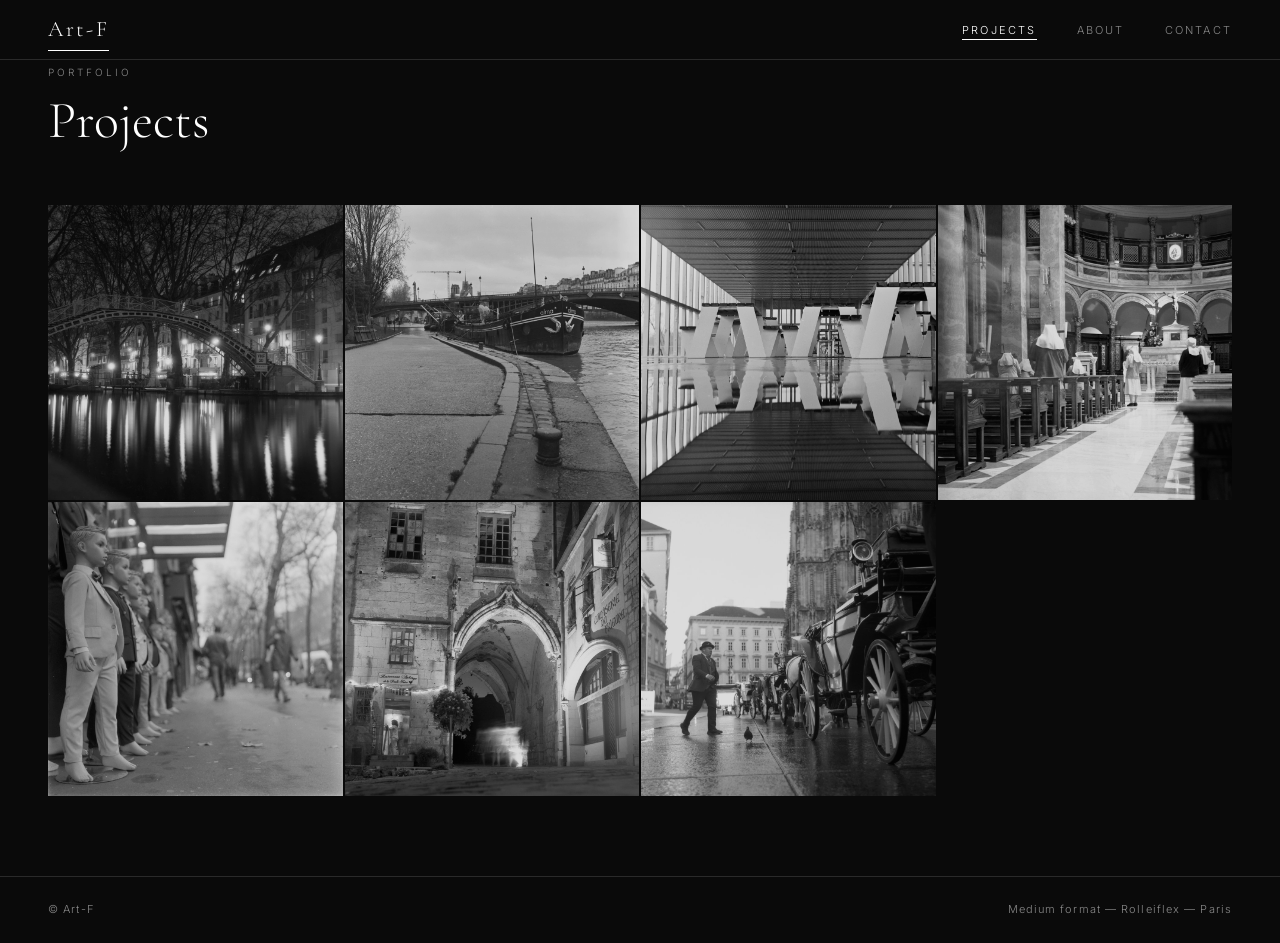
<file: index.html>
<!DOCTYPE html>
<html lang="en">
<head>
  <meta charset="UTF-8">
  <meta name="viewport" content="width=device-width, initial-scale=1.0">
  <title>Art-F — Projects</title>
  <link rel="preconnect" href="https://fonts.googleapis.com">
  <link rel="preconnect" href="https://fonts.gstatic.com" crossorigin>
  <link href="https://fonts.googleapis.com/css2?family=Cormorant+Garamond:ital,wght@0,300;0,400;1,300&family=Inter:wght@300;400&display=swap" rel="stylesheet">
  <link rel="stylesheet" href="style.css">
</head>
<body>

<nav>
  <a href="index.html" class="nav-logo">Art-F</a>
  <ul class="nav-links">
    <li><a href="index.html" class="active">Projects</a></li>
    <li><a href="about.html">About</a></li>
    <li><a href="contact.html">Contact</a></li>
  </ul>
</nav>

<main class="page-projects">
  <p class="section-eyebrow">Portfolio</p>
  <h1 class="section-title">Projects</h1>
  <div class="series-grid" id="series-grid"></div>
</main>

<!-- LIGHTBOX -->
<div class="lightbox" id="lightbox">
  <div class="lightbox-header">
    <span class="lightbox-series-name" id="lb-title"></span>
    <button class="lightbox-close" id="lb-close">✕</button>
  </div>
  <div class="carousel">
    <button class="carousel-btn prev" id="btn-prev">&#8592;</button>
    <div class="carousel-track" id="carousel-track"></div>
    <button class="carousel-btn next" id="btn-next">&#8594;</button>
  </div>
  <div class="lightbox-footer" id="dots"></div>
</div>

<footer>
  <span>© Art-F</span>
  <span>Medium format — Rolleiflex — Paris</span>
</footer>

<script src="series.js"></script>
<script src="carousel.js"></script>
</body>
</html>
</file>
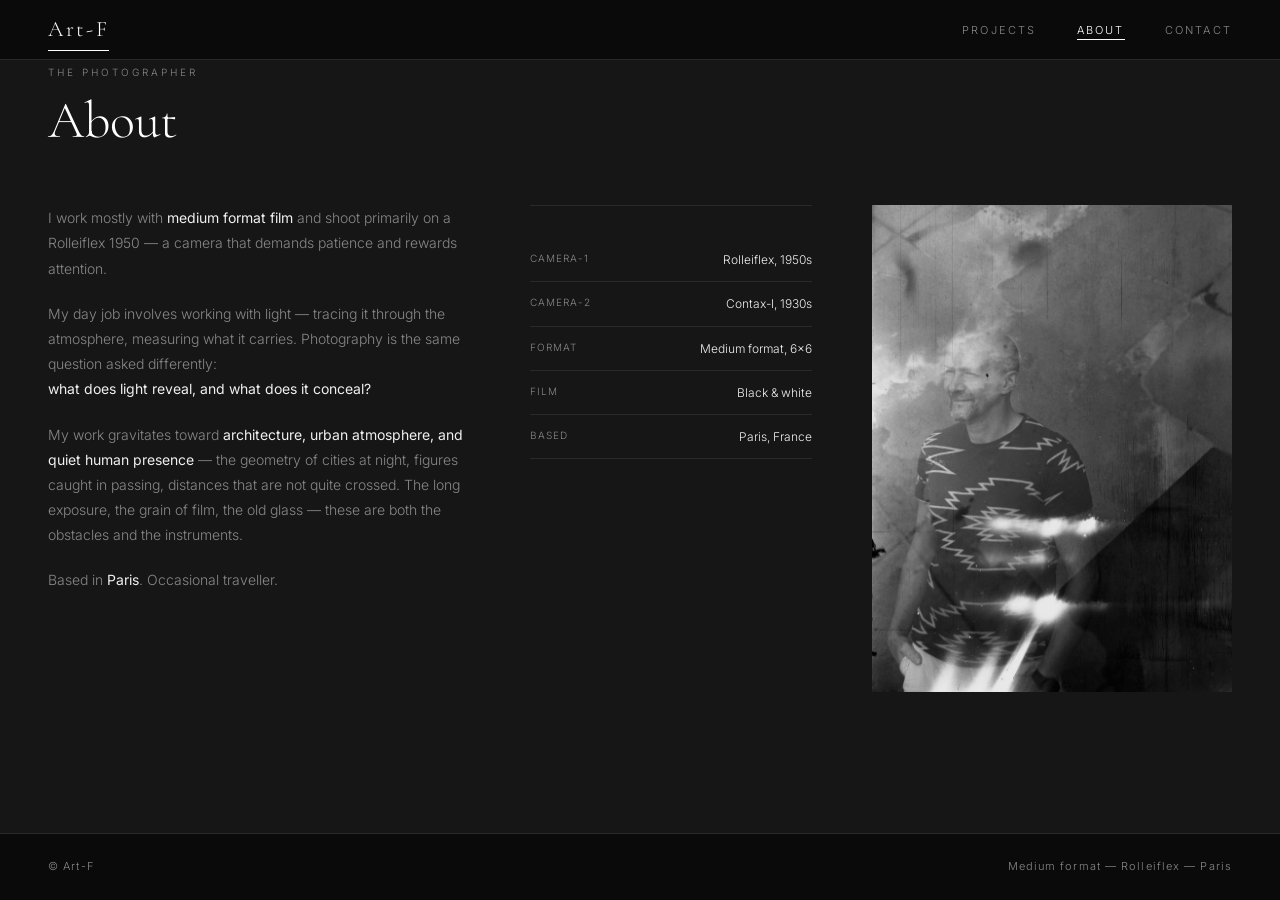
<file: about.html>
<!DOCTYPE html>
<html lang="en">
<head>
  <meta charset="UTF-8">
  <meta name="viewport" content="width=device-width, initial-scale=1.0">
  <title>Art-F — About</title>
  <link rel="preconnect" href="https://fonts.googleapis.com">
  <link rel="preconnect" href="https://fonts.gstatic.com" crossorigin>
  <link href="https://fonts.googleapis.com/css2?family=Cormorant+Garamond:ital,wght@0,300;0,400;1,300&family=Inter:wght@300;400&display=swap" rel="stylesheet">
  <link rel="stylesheet" href="style.css">
</head>
<body>

<nav>
  <a href="index.html" class="nav-logo">Art-F</a>
  <ul class="nav-links">
    <li><a href="index.html">Projects</a></li>
    <li><a href="about.html" class="active">About</a></li>
    <li><a href="contact.html">Contact</a></li>
  </ul>
</nav>

<main class="page-about">
  <p class="section-eyebrow">The photographer</p>
  <h1 class="section-title">About</h1>
  <div class="about-layout about-layout-3col">
    <div class="about-text">
      <p>
        I work mostly with <strong>medium format film</strong> and shoot primarily on a Rolleiflex 1950 —
        a camera that demands patience and rewards attention. 
      </p>
      <p>
        My day job involves working with light — tracing it through the atmosphere, measuring what it carries. 
        Photography is the same question asked differently: </br><strong>what does light reveal, and what does it conceal?</strong>
      </p>
      <p>
        My work gravitates toward <strong>architecture, urban atmosphere, and quiet human presence</strong> —
        the geometry of cities at night, figures caught in passing, distances that are not quite crossed.
        The long exposure, the grain of film, the old glass — these are both the obstacles and the instruments.
      </p>
      <p>
        Based in <strong>Paris</strong>. Occasional traveller.
      </p>
    </div>
    <div class="about-meta">
      <div class="meta-row">
        <span class="meta-label">Camera-1</span>
        <span class="meta-value">Rolleiflex, 1950s</span>
      </div>
      <div class="meta-row">
        <span class="meta-label">Camera-2</span
        <span class="meta-value">Contax-I, 1930s</span>
      </div>

      <div class="meta-row">
        <span class="meta-label">Format</span>
        <span class="meta-value">Medium format, 6×6</span>
      </div>
      <div class="meta-row">
        <span class="meta-label">Film</span>
        <span class="meta-value">Black &amp; white</span>
      </div>
      <div class="meta-row">
        <span class="meta-label">Based</span>
        <span class="meta-value">Paris, France</span>
      </div>
    </div>
    <div class="about-portrait">
      <img src="about/2025_08_005-1.jpg" alt="Art-F">
    </div>
  </div>
</main>

<footer>
  <span>© Art-F</span>
  <span>Medium format — Rolleiflex — Paris</span>
</footer>

</body>
</html>
</file>
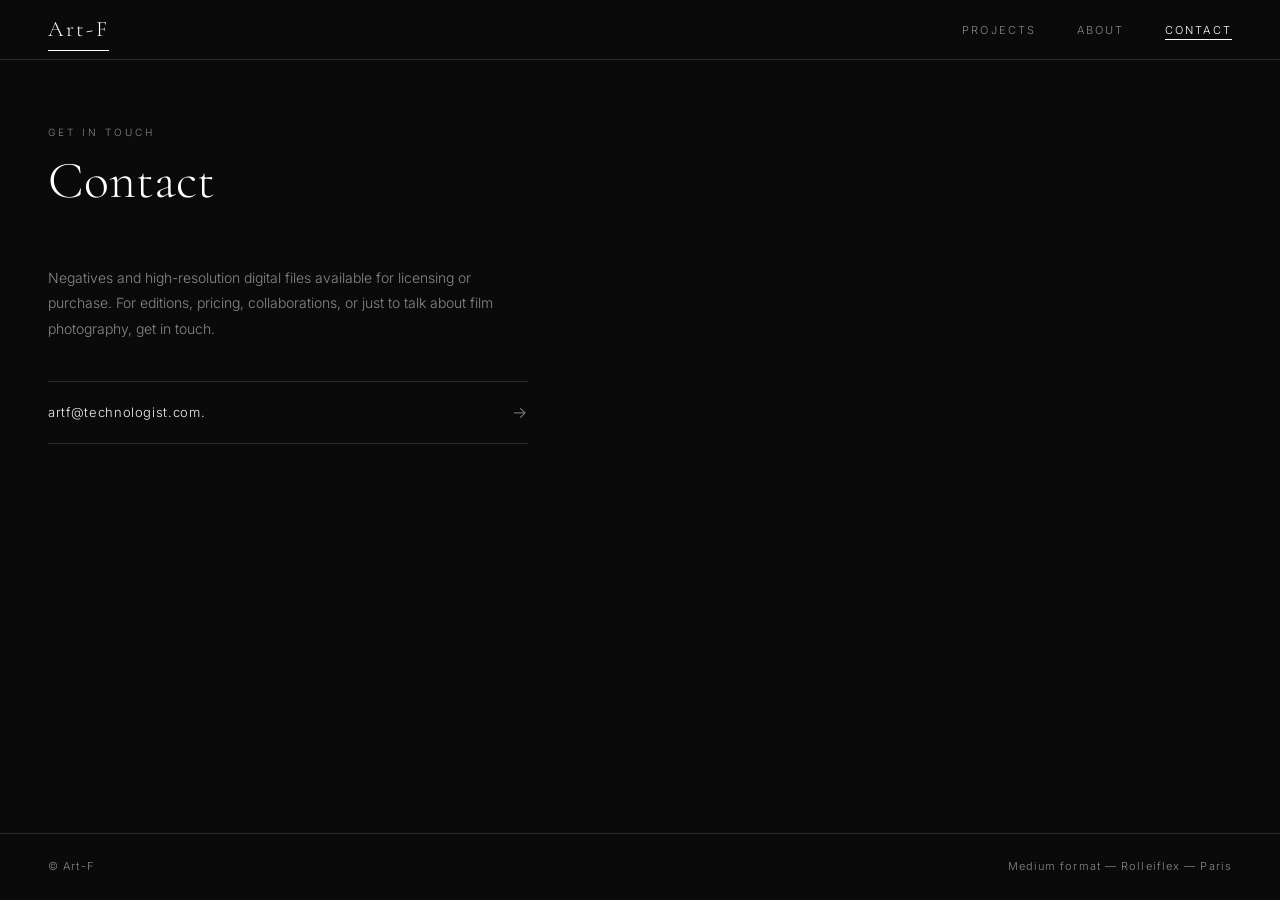
<file: contact.html>
<!DOCTYPE html>
<html lang="en">
<head>
  <meta charset="UTF-8">
  <meta name="viewport" content="width=device-width, initial-scale=1.0">
  <title>Art-F — Contact</title>
  <link rel="preconnect" href="https://fonts.googleapis.com">
  <link rel="preconnect" href="https://fonts.gstatic.com" crossorigin>
  <link href="https://fonts.googleapis.com/css2?family=Cormorant+Garamond:ital,wght@0,300;0,400;1,300&family=Inter:wght@300;400&display=swap" rel="stylesheet">
  <link rel="stylesheet" href="style.css">
</head>
<body>

<nav>
  <a href="index.html" class="nav-logo">Art-F</a>
  <ul class="nav-links">
    <li><a href="index.html">Projects</a></li>
    <li><a href="about.html">About</a></li>
    <li><a href="contact.html" class="active">Contact</a></li>
  </ul>
</nav>

<main class="page-contact">
  <p class="section-eyebrow">Get in touch</p>
  <h1 class="section-title">Contact</h1>
  <div class="contact-layout">
    <p class="contact-intro">
      Negatives and high-resolution digital files available for licensing or purchase. For editions, pricing, collaborations, or just to talk about film photography, get in touch.
    </p>
    <div class="contact-links">
      <a href="mailto:artf@technologist.com" class="contact-link">
        artf@technologist.com.
        <span class="contact-link-arrow">→</span>
      </a>
    </div>
  </div>
</main>

<footer>
  <span>© Art-F</span>
  <span>Medium format — Rolleiflex — Paris</span>
</footer>

</body>
</html>
</file>
<file: style.css>
*, *::before, *::after { box-sizing: border-box; margin: 0; padding: 0; }

:root {
  --bg:      #0a0a0a;
  --surface: #161616;
  --border:  #2a2a2a;
  --text:    #f0f0f0;
  --muted:   #888888;
  --white:   #ffffff;
  --nav-h:   60px;
}

html { scroll-behavior: smooth; }

body {
  background: var(--bg);
  color: var(--text);
  font-family: 'Inter', sans-serif;
  font-weight: 300;
  font-size: 14px;
  line-height: 1.6;
  min-height: 100vh;
  display: flex;
  flex-direction: column;
}

main { flex: 1; }

/* ── NAV ── */
nav {
  position: sticky;
  top: 0;
  height: var(--nav-h);
  background: var(--bg);
  border-bottom: 1px solid var(--border);
  display: flex;
  align-items: center;
  justify-content: space-between;
  padding: 0 48px;
  z-index: 100;
}

.nav-logo {
  font-family: 'Cormorant Garamond', serif;
  font-weight: 300;
  font-size: 22px;
  letter-spacing: 0.12em;
  color: var(--white);
  text-decoration: none;
  position: relative;
}

.nav-logo::after {
  content: '';
  position: absolute;
  bottom: -4px; left: 0;
  height: 1px;
  background: var(--white);
  width: 0;
  animation: rule-draw 1.2s ease forwards 0.3s;
}

@keyframes rule-draw { to { width: 100%; } }

.nav-links {
  display: flex;
  gap: 40px;
  list-style: none;
}

.nav-links a {
  color: var(--muted);
  text-decoration: none;
  font-size: 11px;
  letter-spacing: 0.2em;
  text-transform: uppercase;
  transition: color 0.2s;
}

.nav-links a:hover,
.nav-links a.active { color: var(--white); }

.nav-links a.active {
  border-bottom: 1px solid var(--white);
  padding-bottom: 2px;
}

/* ── PAGE PADDING ── */

.page-about,
.page-projects {
  padding: 4px 48px 80px;
}

.page-contact {
  padding: 64px 48px 80px;
}



.page-about  { background: var(--surface); }
.page-contact { background: var(--bg); }

/* ── COMMON HEADINGS ── */
.section-eyebrow {
  font-size: 10px;
  letter-spacing: 0.3em;
  text-transform: uppercase;
  color: var(--muted);
  margin-bottom: 12px;
}

.section-title {
  font-family: 'Cormorant Garamond', serif;
  font-weight: 300;
  font-size: clamp(32px, 5vw, 52px);
  color: var(--white);
  line-height: 1.1;
  margin-bottom: 56px;
}

/* ── PROJECTS GRID ── */
.series-grid {
  display: grid;
  grid-template-columns: repeat(auto-fill, minmax(280px, 1fr));
  gap: 2px;
}

.series-card {
  position: relative;
  aspect-ratio: 1;
  overflow: hidden;
  cursor: pointer;
  background: var(--surface);
}

.series-card img {
  width: 100%;
  height: 100%;
  object-fit: cover;
  display: block;
  filter: grayscale(100%);
  transition: transform 0.6s ease, opacity 0.3s ease;
  opacity: 0.85;
}

.series-card:hover img { transform: scale(1.04); opacity: 1; }

.series-card-label {
  position: absolute;
  bottom: 0; left: 0; right: 0;
  padding: 40px 20px 20px;
  background: linear-gradient(transparent, rgba(0,0,0,0.85));
  opacity: 0;
  transition: opacity 0.3s ease;
}

.series-card:hover .series-card-label { opacity: 1; }

.series-card-title {
  font-family: 'Cormorant Garamond', serif;
  font-weight: 300;
  font-size: 20px;
  color: var(--white);
  letter-spacing: 0.05em;
}

.series-card-sub {
  font-size: 10px;
  letter-spacing: 0.2em;
  text-transform: uppercase;
  color: var(--muted);
  margin-top: 4px;
}

/* ── LIGHTBOX ── */
.lightbox {
  display: none;
  position: fixed;
  inset: 0;
  background: rgba(0,0,0,0.96);
  z-index: 200;
  flex-direction: column;
  align-items: center;
  justify-content: center;
}

.lightbox.active { display: flex; }

.lightbox-header {
  position: absolute;
  top: 0; left: 0; right: 0;
  height: var(--nav-h);
  display: flex;
  align-items: center;
  justify-content: space-between;
  padding: 0 32px;
  border-bottom: 1px solid var(--border);
}

.lightbox-series-name {
  font-family: 'Cormorant Garamond', serif;
  font-weight: 300;
  font-size: 18px;
  color: var(--white);
  letter-spacing: 0.08em;
}

.lightbox-close {
  background: none;
  border: none;
  color: var(--muted);
  font-size: 22px;
  cursor: pointer;
  transition: color 0.2s;
  font-family: 'Inter', sans-serif;
}

.lightbox-close:hover { color: var(--white); }

.carousel {
  width: 100%;
  max-width: 100%;
  padding: 0 56px;
  position: relative;
  display: flex;
  align-items: center;
  justify-content: center;
}

.carousel-track {
  width: 100%;
  max-height: calc(100vh - 120px);
  display: flex;
  align-items: center;
  justify-content: center;
}

.carousel-slide {
  display: none;
  flex-direction: column;
  align-items: center;
  gap: 16px;
  width: 100%;
}

.carousel-slide.active { display: flex; }

.carousel-slide img {
  max-height: calc(100vh - 130px);
  max-width: calc(100vw - 120px);
  object-fit: contain;
  filter: grayscale(100%);
  display: block;
}

.carousel-caption {
  font-size: 11px;
  letter-spacing: 0.15em;
  color: var(--muted);
  text-transform: uppercase;
  text-align: center;
}

.carousel-btn {
  position: absolute;
  top: 50%;
  transform: translateY(-50%);
  background: none;
  border: 1px solid var(--border);
  color: var(--muted);
  width: 40px; height: 40px;
  cursor: pointer;
  font-size: 16px;
  transition: border-color 0.2s, color 0.2s;
  display: flex; align-items: center; justify-content: center;
}

.carousel-btn:hover { border-color: var(--white); color: var(--white); }
.carousel-btn.prev  { left: 8px; }
.carousel-btn.next  { right: 8px; }

.lightbox-footer {
  position: absolute;
  bottom: 0; left: 0; right: 0;
  height: 56px;
  display: flex;
  align-items: center;
  justify-content: center;
  gap: 8px;
  border-top: 1px solid var(--border);
}

.dot {
  width: 5px; height: 5px;
  border-radius: 50%;
  background: var(--border);
  cursor: pointer;
  transition: background 0.2s;
  border: none;
}

.dot.active { background: var(--white); }

/* ── ABOUT ── */
.about-layout {
  display: grid;
  grid-template-columns: 1fr 1fr;
  gap: 80px;
  max-width: 960px;
}

.about-layout-3col {
  grid-template-columns: 1.5fr 1fr auto;
  gap: 60px;
  align-items: start;
  max-width: 100%;
}

.about-text p {
  color: var(--muted);
  margin-bottom: 20px;
  line-height: 1.8;
}

.about-text p strong { color: var(--text); font-weight: 400; }

.about-meta { border-top: 1px solid var(--border); padding-top: 32px; }

.meta-row {
  display: flex;
  justify-content: space-between;
  padding: 12px 0;
  border-bottom: 1px solid var(--border);
  font-size: 12px;
}

.meta-label {
  color: var(--muted);
  letter-spacing: 0.1em;
  text-transform: uppercase;
  font-size: 10px;
}

.meta-value { color: var(--text); }



.about-portrait {
  width: 360px;
}

.about-portrait img {
  width: 100%;
  display: block;
  filter: grayscale(100%);
  opacity: 0.9;
}

@media (max-width: 900px) {
  .about-layout-3col {
    grid-template-columns: 1.5fr 1fr auto;
  }
  .about-portrait { width: 100%; max-width: 320px; }
}

/* ── CONTACT ── */
.contact-layout { max-width: 480px; }

.contact-intro {
  color: var(--muted);
  margin-bottom: 40px;
  line-height: 1.8;
}

.contact-links { display: flex; flex-direction: column; }

.contact-link {
  display: flex;
  justify-content: space-between;
  align-items: center;
  padding: 18px 0;
  border-bottom: 1px solid var(--border);
  text-decoration: none;
  color: var(--text);
  font-size: 13px;
  letter-spacing: 0.05em;
  transition: color 0.2s;
}

.contact-link:first-child { border-top: 1px solid var(--border); }
.contact-link:hover { color: var(--white); }

.contact-link-arrow {
  color: var(--muted);
  font-size: 16px;
  transition: transform 0.2s, color 0.2s;
}

.contact-link:hover .contact-link-arrow { transform: translateX(4px); color: var(--white); }

/* ── FOOTER ── */
footer {
  padding: 24px 48px;
  border-top: 1px solid var(--border);
  display: flex;
  justify-content: space-between;
}

footer span { font-size: 11px; color: var(--muted); letter-spacing: 0.1em; }

/* ── RESPONSIVE ── */
@media (max-width: 640px) {
  nav, .page-projects, .page-about, .page-contact, footer { padding-left: 24px; padding-right: 24px; }
  .about-layout { grid-template-columns: 1fr; gap: 40px; }
  .carousel { padding: 0 48px; }
}

@media (prefers-reduced-motion: reduce) {
  .nav-logo::after { animation: none; width: 100%; }
  * { transition: none !important; }
}
</file>
